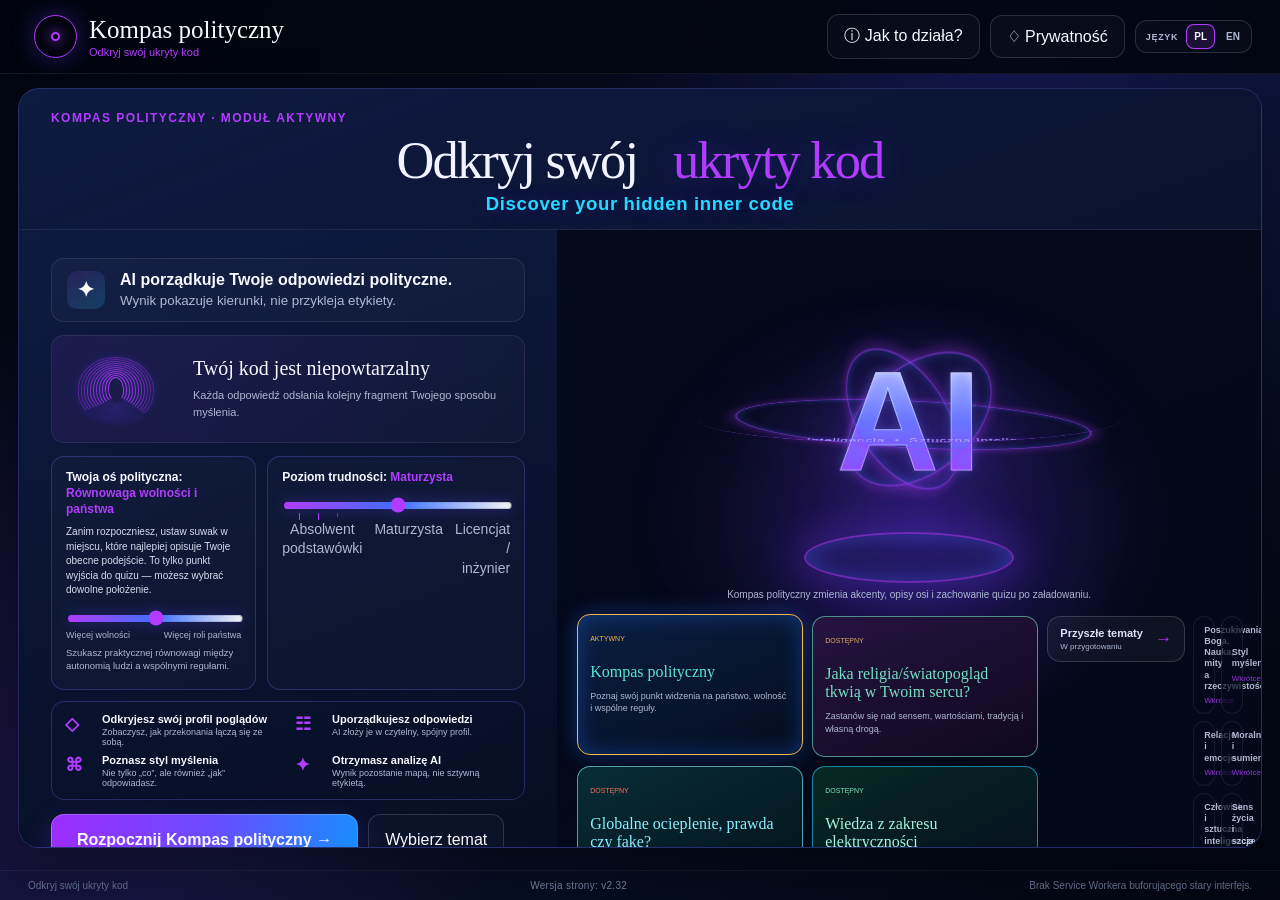
<file: index.html>
<!DOCTYPE html>
<html lang="pl">
<head>
  <meta charset="utf-8" />
  <meta name="viewport" content="width=device-width, initial-scale=1" />
  <meta name="theme-color" content="#060814" />
  <meta http-equiv="Cache-Control" content="no-cache, no-store, must-revalidate" />
  <meta http-equiv="Pragma" content="no-cache" />
  <meta http-equiv="Expires" content="0" />
<title>Odkryj swój ukryty kod — quiz AI</title>
  <link rel="stylesheet" href="styles.css?v=2.32" />
</head>
<body data-screen="start">
  <div class="app-shell">
    <header class="topbar">
      <button class="brand" data-action="home" aria-label="Strona główna" data-i18n-aria="homeAria">
        <span class="brand-mark"><i></i></span>
        <span>
          <strong id="brand-title" data-i18n="brandName">Odkryj swój ukryty kod</strong>
          <small id="brand-subtitle" data-i18n="brandTagline">quiz wspierany przez sztuczną inteligencję</small>
        </span>
      </button>
      <nav>
        <button class="ghost" data-action="help" data-i18n="help">ⓘ Jak to działa?</button>
        <button class="ghost" data-action="privacy" data-i18n="privacy">♢ Prywatność</button>
        <div class="language-switch" role="group" aria-label="Wybór języka" data-i18n-aria="languageGroupAria">
          <span data-i18n="languageLabel">Język</span>
          <button type="button" data-language="pl" aria-pressed="true">PL</button>
          <button type="button" data-language="en" aria-pressed="false">EN</button>
        </div>
        <div class="top-progress" id="top-progress" hidden></div>
      </nav>
      <button class="owner-hotspot" id="owner-hotspot" aria-label="Otwórz statystyki właściciela" data-i18n-aria="ownerHotspot"></button>
      <output class="owner-counter" id="owner-counter" hidden></output>
    </header>

    <main id="app" aria-live="polite"></main>

    <footer>
      <span data-i18n="footerBrand">Odkryj swój ukryty kod</span>
      <span class="site-version" id="site-version" aria-label="Wersja strony v2.32" data-i18n="siteVersion" data-i18n-aria="siteVersionAria">Wersja strony: v2.32</span>
      <span data-i18n="footerService">Brak Service Workera buforującego stary interfejs.</span>
    </footer>
  </div>

  <dialog id="info-dialog">
    <button class="dialog-close" data-action="close-dialog" aria-label="Zamknij" data-i18n-aria="closeDialog">×</button>
    <div id="dialog-content"></div>
  </dialog>

  <dialog id="confirm-dialog">
    <div id="confirm-content"></div>
  </dialog>

  <script src="themes.js?v=2.32" defer></script>
  <script src="i18n.js?v=2.32" defer></script>
  <script src="visitor-counter-config.js?v=2.32" defer></script>
  <script src="topics/polityka-pl.quiz.gz.js?v=2.32" defer></script>
  <script src="topics/religia-swiatopoglad-pl.quiz.gz.js?v=2.32" defer></script>
  <script src="topics/global-warming-pl.quiz.gz.js?v=2.32" defer></script>
  <script src="topics/electricity-student.quiz.gz.js?v=2.32" defer></script>
  <script src="result-code.js?v=2.32" defer></script>
  <script src="app.js?v=2.32" defer></script>
</body>
</html>
</file>
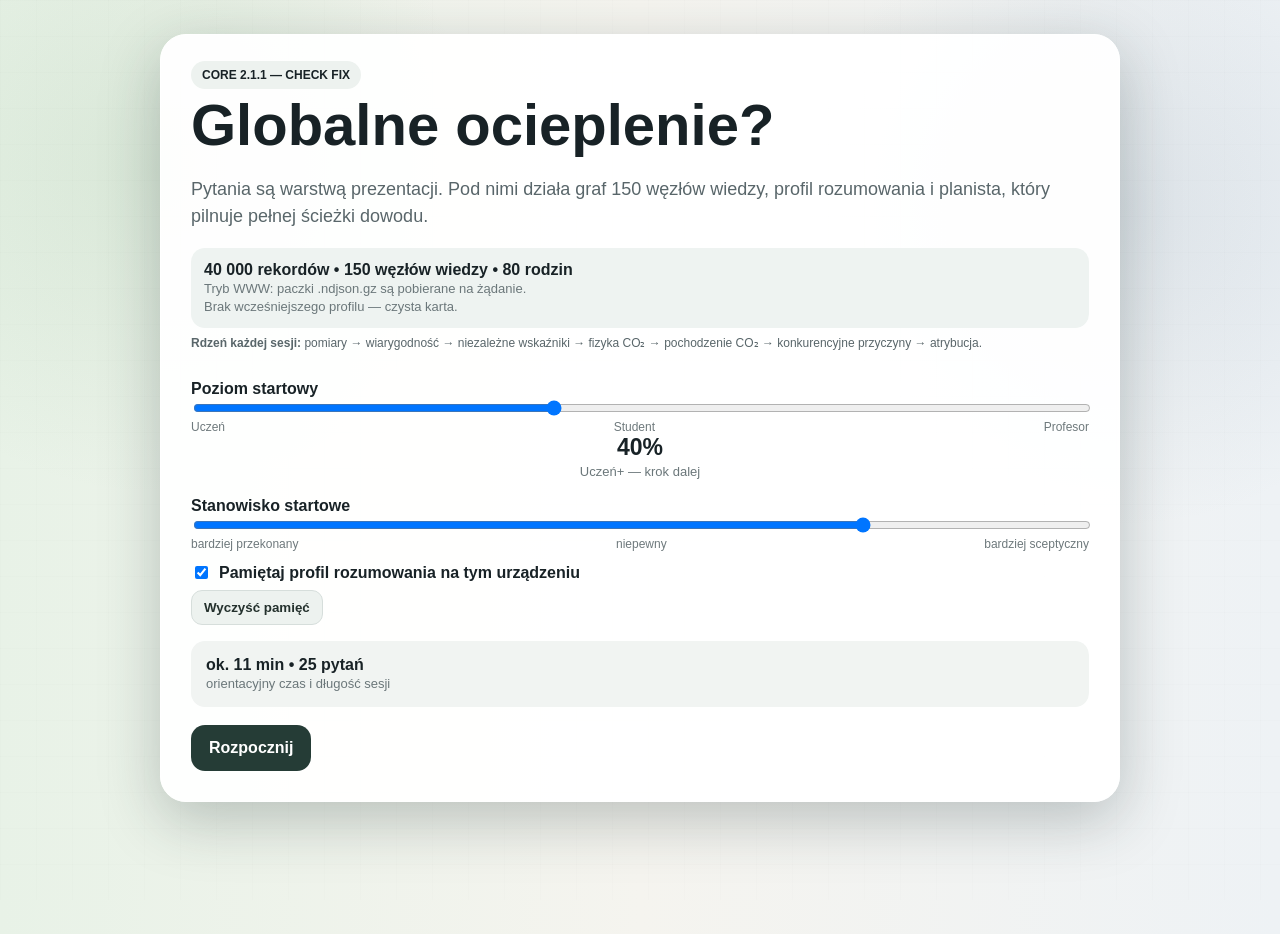
<file: offline.html>
<!doctype html><html lang="pl"><head><meta charset="utf-8"><meta name="viewport" content="width=device-width,initial-scale=1">
<title>QUIZ-DOWODOWY CORE 2.1.1</title><link rel="stylesheet" href="style.css"></head><body>
<script>
window.DATA_MODE=(location.protocol==="file:")?"offline":"online";
if(window.DATA_MODE==="offline"){document.write('<script src="data/offline-data.js"><\\/script>')}
</script>
<script src="data/sources.js"></script>
<script src="data/knowledge-graph.js"></script>
<script src="data/reasoning-taxonomy.js"></script>

<main>
<section id="start" class="card">
 <span class="pill">CORE 2.1.1 — CHECK FIX</span>
 <h1>Globalne ocieplenie?</h1>
 <p class="lead">Pytania są warstwą prezentacji. Pod nimi działa graf 150 węzłów wiedzy, profil rozumowania i planista, który pilnuje pełnej ścieżki dowodu.</p>
 <div class="modebox"><b id="bankInfo">Uruchamianie…</b><br><span id="modeInfo" class="small"></span><br><span id="profileInfo" class="small"></span></div>
 <p class="spinenote"><b>Rdzeń każdej sesji:</b> pomiary → wiarygodność → niezależne wskaźniki → fizyka CO₂ → pochodzenie CO₂ → konkurencyjne przyczyny → atrybucja.</p>
 <br><b>Poziom startowy</b><input id="level" type="range" min="0" max="100" step="10" value="40">
 <div class="labels"><span>Uczeń</span><span>Student</span><span>Profesor</span></div>
 <div id="lv" style="text-align:center;font-size:23px;font-weight:900">40%</div><div id="startLevelDesc" class="small" style="text-align:center;margin-top:3px">Uczeń+ — krok dalej</div>
 <br><b>Stanowisko startowe</b><input id="stance" type="range" min="0" max="100" step="5" value="75">
 <div class="labels"><span>bardziej przekonany</span><span>niepewny</span><span>bardziej sceptyczny</span></div>
 <div class="checkline"><input id="remember" type="checkbox" checked><label for="remember"><b>Pamiętaj profil rozumowania na tym urządzeniu</b></label></div>
 <button type="button" id="clearProfile" class="home" style="margin-top:8px">Wyczyść pamięć</button>
 <div class="box" style="margin-top:16px"><b id="time">ok. 11 min • 25 pytań</b><br><span class="small">orientacyjny czas i długość sesji</span></div>
 <br><button type="button" id="go" class="action">Rozpocznij</button>
</section>

<section id="quiz" class="card hidden">
 <div class="top"><button type="button" class="home" data-home>⌂ START</button><div><span id="topic" class="pill"></span> <span id="diff" class="pill"></span></div>
 <div class="gamelevel"><div class="gamelevel-title">POZIOM GRY</div><div class="controls">
  <div class="ctlwrap"><span class="ctlhint">łatwiej</span><button type="button" id="minus" class="mini">−10%</button></div>
  <div class="levelread"><b id="ul">40%</b><span id="gameLevelDesc">Uczeń+ — krok dalej</span></div>
  <div class="ctlwrap"><span class="ctlhint">trudniej</span><button type="button" id="plus" class="mini">+10%</button></div>
 </div></div></div>
 <div id="loading" class="loading hidden">Wczytuję i rozpakowuję potrzebny fragment grafu pytań…</div>
 <div id="levelnote" class="levelnote hidden"></div><div id="meta" class="small" style="margin-top:12px"></div><div id="spineMap" class="spine-map"></div><div id="whyq" class="whyq"></div>
 <div id="stem" class="q"></div><div id="answers" class="answers"></div>
 <div id="cw" class="hidden"><p class="small"><b>Opcjonalnie:</b> dlaczego żadna odpowiedź nie pasuje?</p><textarea id="comment"></textarea></div>
 <div id="readTimer" class="timer"></div><div id="fb" class="fb hidden"></div>
 <div class="nextrow"><span></span><div><button type="button" id="check" class="action" disabled>Sprawdź</button> <button type="button" id="next" class="action hidden">Dalej</button></div></div>
</section>

<section id="s1" class="card hidden">
 <div class="top"><button type="button" class="home" data-home>⌂ START</button><span class="pill">PODSUMOWANIE 1/3</span></div>
 <h2>Twoja ścieżka przez dowody</h2>
 <div class="box"><b>Trafność odpowiedzi: <span id="a1"></span></b><div class="bar"><div id="ab"></div></div></div>
 <div class="box" style="margin-top:10px"><b>Rozumowanie: <span id="r1"></span></b><div class="bar"><div id="rb"></div></div></div>
 <div class="coremetric"><div class="box"><b>Pokrycie rdzenia</b><br><span id="coverage"></span></div><div class="box"><b>Pewność profilu</b><br><span id="confidence"></span><br><span class="small">ilość i różnorodność danych o Twoim sposobie odpowiadania</span></div></div>
 <div class="row" style="margin-top:12px"><div class="box"><b id="sl"></b><br>poziom startowy</div><div class="box"><b id="el"></b><br>poziom końcowy</div></div>
 <div class="row" style="margin-top:12px"><div class="box"><b>Najmocniejszy temat</b><p id="best"></p></div><div class="box"><b>Do powtórzenia</b><p id="weak"></p></div></div>
 <h3>Mapa słabszych obszarów wiedzy</h3><div id="masterylist" class="masterygrid"></div>
 <h3>Najsłabsze węzły wiedzy</h3><div id="nodeweaklist" class="masterygrid"></div><h3>Powtarzające się wzorce rozumowania</h3><div id="reasoninglist" class="masterygrid"></div>
 <div class="nextrow"><span></span><button type="button" id="to2" class="action">Dalej →</button></div>
</section>

<section id="s2" class="card hidden">
 <div class="top"><button type="button" class="home" data-home>⌂ START</button><span class="pill">PODSUMOWANIE 2/3</span></div>
 <h2>Co rzeczywiście miało na Ciebie wpływ?</h2><p class="lead">Zaznacz linie dowodowe, które faktycznie zmieniły Twoją ocenę lub zmusiły do ponownego przemyślenia stanowiska.</p>
 <div id="grid" class="grid"></div><h3>Co nadal budzi największą wątpliwość?</h3><textarea id="doubt"></textarea>
 <div class="nextrow"><button type="button" id="back1" class="home">← Poprzedni</button><button type="button" id="to3" class="action">Dalej →</button></div>
</section>

<section id="s3" class="card hidden">
 <div class="top"><button type="button" class="home" data-home>⌂ START</button><span class="pill">PODSUMOWANIE 3/3</span></div>
 <h2>Czy zmieniło się Twoje stanowisko?</h2><p class="lead">Quiz nie przesuwa stanowiska automatycznie. Ustawiasz je sam.</p>
 <div class="box"><b>START</b><div class="axis"><div id="startdot" class="dot"></div></div><div class="labels"><span>bardziej przekonany</span><span>niepewny</span><span>bardziej sceptyczny</span></div></div>
 <div class="box" style="margin-top:10px"><b>TERAZ</b><input id="endrange" type="range" min="0" max="100" step="5"><div class="axis"><div id="enddot" class="dot"></div></div><div class="labels"><span>bardziej przekonany</span><span>niepewny</span><span>bardziej sceptyczny</span></div></div>
 <div class="row" style="margin-top:12px"><div class="box"><b>Najbardziej wpłynęło na mnie:</b><p id="influ"></p></div><div class="box"><b>Nadal mam wątpliwości:</b><p id="doubtout"></p></div></div>
 <p class="lead"><b>Nie chodziło o to, czy zgadzasz się z quizem.</b> Sprawdzaliśmy, które wyjaśnienia najlepiej przechodzą przez kolejne testy.</p>
 <div class="nextrow"><button type="button" id="back2" class="home">← Poprzedni</button><div><button type="button" id="retry" class="home">Powtórz najsłabszy wzorzec</button> <button type="button" class="home" data-home>⌂ START</button></div></div>
</section>
</main>

<script src="js/loader.js"></script><script src="js/engine.js"></script><script src="js/app.js"></script>
<script>if("serviceWorker" in navigator&&location.protocol.startsWith("http"))navigator.serviceWorker.register("sw.js").catch(()=>{});</script>
</body></html>
</file>
<file: styles.css>
:root {
  color-scheme: dark;
  --bg: #040714;
  --panel: #09142f;
  --panel-strong: #101c43;
  --text: #f8f8ff;
  --muted: #aeb8d2;
  --module-accent: #b13cff;
  --module-accent-2: #3c6fff;
  --module-cyan: #24d8ff;
  --module-line: rgba(112, 111, 255, .28);
  --module-warning: #efb53d;
  --module-bg-glow: rgba(74, 62, 255, .22);
  --module-bg-glow-2: rgba(159, 52, 255, .15);
  --module-cyan-border: rgba(36, 216, 255, .58);
  --module-cyan-glow: rgba(36, 216, 255, .18);
  --module-page-bg-1: #02050e;
  --module-page-bg-2: #07112a;
  --module-page-bg-3: #030611;
  --module-panel-start: rgba(15, 28, 68, .93);
  --module-panel-end: rgba(5, 12, 31, .95);
  --module-title-start: rgba(14, 27, 65, .97);
  --module-title-end: rgba(9, 18, 46, .93);
  --module-copy-start: rgba(14, 27, 65, .97);
  --module-copy-end: rgba(5, 12, 31, .94);
  --module-stage-start: rgba(3, 7, 23, .86);
  --module-stage-end: rgba(4, 9, 26, .97);
  --module-primary-start: #9e2cff;
  --module-primary-mid: #694cff;
  --module-primary-end: #178eff;
  --module-primary-shadow: rgba(111, 56, 255, .28);
  --module-soft-accent: rgba(177, 60, 255, .09);
  --module-soft-accent-strong: rgba(177, 60, 255, .12);
  --module-holo-filter: rgba(103, 63, 255, .36);
  --module-holo-core-top: #eef3ff;
  --module-holo-core-mid: #6f75ff;
  --module-holo-core-bottom: #b62cff;
  --module-holo-core-stroke: rgba(255, 255, 255, .42);
  --module-holo-core-shadow: rgba(91, 119, 255, .38);
  --module-holo-orbit: rgba(158, 67, 255, .53);
  --module-holo-orbit-shadow: rgba(177, 60, 255, .45);
  --module-holo-inset: rgba(70, 105, 255, .35);
  --module-holo-text: #bda7ff;
  --module-holo-text-shadow: #6b43ff;
  --module-holo-base: rgba(174, 61, 255, .55);
  --module-holo-base-shadow: rgba(111, 54, 255, .25);
  --module-holo-base-inset: rgba(73, 89, 255, .48);
  --module-answer-letter-start: rgba(177, 60, 255, .3);
  --module-answer-letter-end: rgba(72, 72, 185, .2);
  --module-radar-fill: rgba(90, 73, 255, .035);
  --module-radar-stroke: rgba(161, 118, 255, .32);
  --module-radar-profile-fill: rgba(124, 67, 255, .28);
  --module-radar-profile-stroke: #bc70ff;
  --module-radar-glow: rgba(167, 77, 255, .6);
  --module-analysis-start: rgba(177, 60, 255, .09);
  --module-analysis-end: rgba(44, 85, 255, .035);
  --module-dialog-bg: #081126;
  --line: var(--module-line);
  --accent: var(--module-accent);
  --accent-2: var(--module-accent-2);
  --cyan: var(--module-cyan);
  --ok: #3de3b2;
  --question-transition: 540ms;
  font-family: Inter, "Segoe UI", Arial, sans-serif;
}

* { box-sizing: border-box; }
html, body { margin: 0; min-height: 100%; }
body {
  color: var(--text);
  background:
    radial-gradient(circle at 78% 15%, var(--module-bg-glow), transparent 32%),
    radial-gradient(circle at 7% 84%, var(--module-bg-glow-2), transparent 31%),
    linear-gradient(145deg, var(--module-page-bg-1), var(--module-page-bg-2) 56%, var(--module-page-bg-3));
}
button, input { font: inherit; }
button { color: inherit; }
.app-shell { min-height: 100vh; display: flex; flex-direction: column; }

.topbar {
  min-height: 74px;
  display: flex;
  justify-content: space-between;
  align-items: center;
  gap: 20px;
  padding: 10px 28px;
  border-bottom: 1px solid rgba(255, 255, 255, .07);
  background: rgba(2, 5, 15, .86);
  backdrop-filter: blur(18px);
  position: sticky;
  top: 0;
  z-index: 30;
}
.brand { border: 0; background: transparent; display: flex; align-items: center; gap: 12px; text-align: left; cursor: pointer; }
.brand-mark { width: 43px; height: 43px; border-radius: 50%; border: 1px solid var(--accent); display: grid; place-items: center; box-shadow: 0 0 25px var(--module-holo-filter); }
.brand-mark i { width: 9px; height: 9px; border-radius: 50%; border: 2px solid var(--accent); box-shadow: 0 0 13px var(--accent); }
.brand strong { font: 500 25px Georgia, serif; }
.brand small { display: block; color: var(--accent); margin-top: 2px; font-size: 11px; }
nav { display: flex; gap: 10px; align-items: center; }
.ghost, .secondary { border: 1px solid rgba(255, 255, 255, .14); background: rgba(255, 255, 255, .025); border-radius: 12px; padding: 11px 16px; cursor: pointer; }
.ghost:hover, .secondary:hover { border-color: var(--accent); background: var(--module-soft-accent); }
.language-switch { display: inline-flex; align-items: center; gap: 3px; border: 1px solid rgba(255, 255, 255, .14); border-radius: 12px; padding: 3px; background: rgba(255, 255, 255, .025); }
.language-switch > span { color: var(--muted); font-size: 9px; font-weight: 800; letter-spacing: .08em; padding: 0 5px 0 7px; text-transform: uppercase; }
.language-switch button { border: 0; border-radius: 8px; padding: 7px 8px; color: var(--muted); background: transparent; cursor: pointer; font-size: 10px; font-weight: 800; }
.language-switch button:hover, .language-switch button[aria-pressed="true"] { color: var(--text); background: var(--module-soft-accent-strong); box-shadow: inset 0 0 0 1px var(--accent); }
.top-progress { border: 1px solid var(--line); border-radius: 12px; padding: 9px 13px; display: flex; gap: 14px; background: rgba(255, 255, 255, .03); }
.top-progress strong { color: var(--accent); }
.top-progress[hidden] { display: none; }
.owner-hotspot { position: absolute; right: 0; top: 0; width: 28px; height: 28px; border: 0; opacity: 0; cursor: default; }
.owner-counter { position: absolute; right: 22px; top: 63px; z-index: 40; min-width: 300px; padding: 13px 15px; border: 1px solid var(--line); border-radius: 12px; background: var(--module-dialog-bg); box-shadow: 0 12px 30px rgba(0, 0, 0, .45); }
.counter-heading { color: var(--muted); font-size: 10px; letter-spacing: .08em; text-transform: uppercase; margin-bottom: 9px; }
.counter-grid { display: grid; grid-template-columns: 1fr 1fr; gap: 10px; }
.counter-block { border: 1px solid rgba(255, 255, 255, .08); border-radius: 10px; padding: 9px; background: rgba(255, 255, 255, .025); }
.counter-block span { display: block; color: var(--muted); font-size: 9px; line-height: 1.25; }
.counter-block strong { display: block; color: var(--accent); font-size: 22px; margin-top: 4px; }
.counter-block small { display: block; color: #7f8aa9; font-size: 8px; margin-top: 4px; line-height: 1.25; }
.counter-block.local strong { color: var(--module-cyan); }
.counter-meta { display: block; color: var(--accent-2); font-size: 9px; margin-top: 9px; }

main { width: min(1740px, 100%); margin: 0 auto; padding: 14px 18px; flex: 1; }
footer { padding: 9px 28px; border-top: 1px solid rgba(255, 255, 255, .06); color: #687694; font-size: 10px; display: flex; justify-content: space-between; align-items: center; flex-wrap: wrap; gap: 6px 18px; }
.site-version { color: #7f8aa9; font-size: 10px; letter-spacing: .03em; opacity: .86; }
.panel { background: linear-gradient(155deg, var(--module-panel-start), var(--module-panel-end)); border: 1px solid var(--line); border-radius: 21px; box-shadow: 0 18px 60px rgba(0, 0, 0, .42); backdrop-filter: blur(14px); }
.eyebrow { color: var(--accent); font-size: 12px; font-weight: 800; letter-spacing: .12em; text-transform: uppercase; }
.primary { border: 1px solid rgba(255, 255, 255, .20); background: linear-gradient(100deg, var(--module-primary-start), var(--module-primary-mid) 52%, var(--module-primary-end)); border-radius: 13px; padding: 13px 19px; font-weight: 800; cursor: pointer; box-shadow: 0 10px 28px var(--module-primary-shadow); }
.primary:hover { filter: brightness(1.1); transform: translateY(-1px); }
.primary.big { padding: 16px 25px; font-size: 16px; }

/* Start */
.start-page { display: grid; grid-template-columns: .91fr 1.19fr; grid-template-areas: "title title" "copy stage"; grid-template-rows: auto 1fr; min-height: calc(100vh - 112px); overflow: hidden; }
.start-title-block { grid-area: title; padding: 22px 32px 14px; background: linear-gradient(160deg, var(--module-title-start), var(--module-title-end)); border-bottom: 1px solid rgba(255, 255, 255, .07); }
.start-title-block h1 { display: grid; grid-template-columns: auto auto auto; justify-content: center; align-items: baseline; column-gap: clamp(8px, 1.4vw, 24px); width: 100%; font: 500 clamp(45px, 4.1vw, 76px)/.94 Georgia, serif; margin: 11px 0 0; letter-spacing: -.035em; }
.start-title-block h1 .title-segment { display: block; min-width: 0; color: #f1f3ff; white-space: nowrap; }
.start-title-block h1 .title-segment:nth-child(2) { text-align: center; }
.start-title-block h1 .title-segment-accent { color: var(--accent); text-align: right; text-shadow: 0 0 30px var(--module-holo-filter); }
.start-title-english { margin: 8px auto 0; color: var(--module-cyan); font-size: clamp(15px, 1.45vw, 25px); font-weight: 700; letter-spacing: .035em; line-height: 1.15; text-align: center; text-shadow: 0 0 18px var(--module-holo-filter); }
.start-copy { padding: 28px 32px 24px; position: relative; z-index: 2; background: linear-gradient(160deg, var(--module-copy-start), var(--module-copy-end)); }
.start-copy { grid-area: copy; }
.start-copy h1 { font: 500 clamp(49px, 4.5vw, 82px)/.92 Georgia, serif; margin: 13px 0 19px; letter-spacing: -.035em; }
.start-copy h1 span { color: var(--accent); text-shadow: 0 0 30px var(--module-holo-filter); }
.start-ai-note { border: 1px solid rgba(255, 255, 255, .09); border-radius: 13px; padding: 12px 15px; display: grid; grid-template-columns: 42px 1fr; align-items: center; gap: 11px; background: rgba(255, 255, 255, .025); }
.start-ai-note b { width: 38px; height: 38px; display: grid; place-items: center; border-radius: 10px; color: white; font-size: 21px; background: linear-gradient(150deg, var(--module-soft-accent-strong), var(--module-cyan-glow)); }
.start-ai-note span { display: flex; flex-direction: column; gap: 4px; }
.start-ai-note small { color: var(--muted); }
.code-space { min-height: 108px; margin: 13px 0; border: 1px solid rgba(255, 255, 255, .075); border-radius: 13px; padding: 13px 18px; display: grid; grid-template-columns: 105px 1fr; gap: 18px; align-items: center; background: linear-gradient(100deg, var(--module-soft-accent), rgba(255, 255, 255, .02)); }
.code-space > div:last-child { display: flex; flex-direction: column; gap: 7px; }
.code-space strong { font: 500 20px Georgia, serif; }
.code-space span { color: var(--muted); font-size: 11px; line-height: 1.5; }
.fingerprint { position: relative; width: 92px; height: 76px; display: grid; place-items: center; }
.fingerprint i { position: absolute; width: calc(16px + var(--i) * 6px); height: calc(24px + var(--i) * 4px); border: 1px solid var(--accent); opacity: calc(.92 - var(--i) * .055); border-bottom-color: transparent; border-radius: 50% 50% 44% 44%; transform: rotate(calc((var(--i) - 5) * .65deg)); box-shadow: 0 0 10px var(--module-holo-filter); }
.start-settings { display: grid; grid-template-columns: 1fr 1fr; gap: 11px; }
.axis-setting, .setting-box { border: 1px solid var(--line); border-radius: 13px; padding: 12px 14px; background: rgba(255, 255, 255, .018); }
.axis-heading { display: flex; justify-content: space-between; gap: 8px; align-items: flex-start; }
.axis-heading h3, .setting-box h3 { font-size: 12px; line-height: 1.35; margin: 0 0 10px; }
.axis-heading h3 strong, .setting-box h3 strong { color: var(--accent); }
.axis-intro { color: #d5dcf0; font-size: 10px; line-height: 1.45; margin: -2px 0 10px; }
.axis-heading > span { color: var(--accent); font-size: 9px; white-space: nowrap; }
.axis-hint { min-height: 30px; color: var(--muted); font-size: 9.5px; line-height: 1.35; margin: 7px 0 0; }
.glow-range { width: 100%; accent-color: var(--accent); filter: drop-shadow(0 0 7px var(--module-holo-filter)); }
.glow-range::-webkit-slider-runnable-track { height: 7px; border-radius: 999px; background: linear-gradient(90deg, var(--accent), var(--accent-2), rgba(255, 255, 255, .34)); }
.glow-range::-webkit-slider-thumb { margin-top: -5px; width: 17px; height: 17px; border-radius: 50%; }
.range-labels { display: flex; justify-content: space-between; color: var(--muted); font-size: 9px; margin-top: 4px; }
.difficulty-ticks { display: grid; grid-template-columns: repeat(11, 1fr); height: 7px; margin: 0 7px; }
.difficulty-ticks i { justify-self: center; width: 1px; height: 4px; background: rgba(255, 255, 255, .24); }
.difficulty-ticks i.major { height: 7px; background: var(--accent); }
.difficulty-labels { display: grid; grid-template-columns: repeat(2, 1fr); color: var(--muted); font-size: 8px; }
.difficulty-labels span:nth-child(2), .difficulty-labels span:nth-child(3) { text-align: center; }
.difficulty-labels span:last-child { text-align: right; }
.benefit-grid { display: grid; grid-template-columns: 1fr 1fr; gap: 7px 14px; border: 1px solid var(--line); border-radius: 13px; padding: 11px 13px; margin-top: 11px; }
.benefit-grid > div { display: grid; grid-template-columns: 30px 1fr; gap: 7px; }
.benefit-grid b { color: var(--accent); font-size: 18px; }
.benefit-grid span { display: flex; flex-direction: column; }
.benefit-grid strong { font-size: 11px; }
.benefit-grid small { color: var(--muted); font-size: 9px; margin-top: 2px; }
.start-actions, .results-actions { display: flex; flex-wrap: wrap; gap: 10px; margin-top: 14px; }
.local-game-stat { display: inline-flex; align-items: baseline; gap: 7px; margin-top: 9px; color: #74809d; font-size: 9px; }
.local-game-stat strong { color: var(--accent); font-size: 13px; }
.start-stage { grid-area: stage; position: relative; min-width: 0; display: flex; flex-direction: column; justify-content: flex-end; padding: 22px 20px; background: radial-gradient(circle at 52% 43%, var(--module-bg-glow), transparent 38%), linear-gradient(165deg, var(--module-stage-start), var(--module-stage-end)); }
.stage-glow { position: absolute; inset: 4% 6% 22%; background: radial-gradient(ellipse at center, var(--module-bg-glow-2), transparent 62%); filter: blur(18px); }
.stage-caption { position: relative; z-index: 4; text-align: center; color: var(--muted); font-size: 10px; margin: -5px 0 16px; }
.stage-caption strong { color: var(--accent); }
.topic-selector { position: relative; z-index: 4; display: grid; grid-template-columns: minmax(0, 1fr) minmax(0, 1fr); gap: 9px; align-items: start; min-width: 0; }
.module-row { position: relative; z-index: 4; display: grid; grid-template-columns: repeat(3, minmax(0, 1fr)); gap: 9px; min-width: 0; }
.module { min-height: 130px; padding: 12px; border: 1px solid var(--line); border-radius: 13px; background: linear-gradient(155deg, var(--module-card-bg, rgba(6, 13, 34, .82)), var(--module-card-bg-2, rgba(4, 10, 28, .9))); position: relative; }
.module.available { cursor: pointer; border-color: var(--module-card-line, var(--module-cyan-border)); }
.module.available:hover, .module.available.active { border-color: var(--module-card-accent, var(--module-cyan)); }
.module.available:hover { box-shadow: 0 0 15px var(--module-card-glow, var(--module-cyan-glow)); }
.module.available.active { box-shadow: 0 0 22px var(--module-card-glow, var(--module-cyan-glow)), inset 0 0 22px var(--module-card-glow, var(--module-cyan-glow)); transform: translateY(-2px); }
.module > span { color: var(--module-warning); font-size: 7px; }
.module.available > span { color: var(--module-card-accent, var(--ok)); }
.module h3 { font: 500 16px/1.15 Georgia, serif; margin: 18px 0 6px; }
.module p { color: var(--muted); font-size: 9px; line-height: 1.35; }
.module.locked::after { content: "▣"; color: var(--module-warning); position: absolute; right: 10px; top: 8px; font-size: 10px; }
.module.available h3 { color: var(--module-card-cyan, var(--module-cyan)); }
body[data-module-loaded="true"] .module.available.active { box-shadow: 0 0 18px var(--module-card-accent, var(--module-cyan-glow)); }
.future-topics { position: relative; z-index: 5; display: grid; grid-template-columns: minmax(138px, .62fr) minmax(0, 1.38fr); align-items: start; gap: 8px; min-width: 0; }
.future-toggle { min-width: 0; width: 100%; display: grid; grid-template-columns: 1fr auto; gap: 3px 10px; align-items: center; text-align: left; border: 1px solid rgba(255, 255, 255, .16); border-radius: 13px; padding: 10px 12px; color: #dbe3f8; background: rgba(255, 255, 255, .045); cursor: pointer; }
.future-toggle:hover { border-color: var(--accent); background: var(--module-soft-accent); }
.future-toggle span { font-size: 11px; font-weight: 800; }
.future-toggle small { color: var(--muted); font-size: 8px; }
.future-toggle b { grid-column: 2; grid-row: 1 / span 2; color: var(--accent); font-size: 17px; }
.future-topic-list { display: grid; grid-template-columns: repeat(2, minmax(0, 1fr)); gap: 7px; min-width: 0; }
.future-topic { min-width: 0; min-height: 54px; border: 1px solid rgba(255, 255, 255, .09); border-radius: 11px; padding: 8px 10px; text-align: left; color: var(--muted); background: rgba(4, 10, 28, .78); opacity: .86; }
.future-topic strong { display: block; color: #cdd6ee; font-size: 9px; line-height: 1.25; }
.future-topic span { display: block; color: var(--accent); font-size: 8px; margin-top: 4px; }

/* Neutral rotating AI — lettering and label share one assembly */
.ai-hologram { position: relative; width: min(530px, 88%); aspect-ratio: 1.28; margin: auto; display: grid; place-items: center; perspective: 900px; filter: drop-shadow(0 0 28px var(--module-holo-filter)); }
.ai-assembly { position: relative; width: 100%; height: 100%; display: grid; place-items: center; transform-style: preserve-3d; animation: assemblyTurn 15s linear infinite; }
.ai-core { display: flex; gap: 3px; font-weight: 900; font-size: clamp(112px, 11vw, 205px); line-height: 1; transform: rotateX(3deg); }
.ai-core span { background: linear-gradient(180deg, var(--module-holo-core-top), var(--module-holo-core-mid) 49%, var(--module-holo-core-bottom)); -webkit-background-clip: text; background-clip: text; color: transparent; -webkit-text-stroke: 1px var(--module-holo-core-stroke); text-shadow: 0 0 12px var(--module-holo-core-shadow); }
.ai-orbit { position: absolute; width: 82%; height: 35%; border: 2px solid var(--module-holo-orbit); border-radius: 50%; box-shadow: 0 0 17px var(--module-holo-orbit-shadow), inset 0 0 13px var(--module-holo-inset); }
.orbit-a { transform: rotateX(67deg) rotateZ(8deg); }
.orbit-b { width: 60%; transform: rotateY(64deg) rotateZ(18deg); }
.orbit-c { width: 70%; transform: rotateY(-62deg) rotateZ(-12deg); }
.ai-text-orbit { position: absolute; width: 96%; height: 35%; border-radius: 50%; transform: rotateX(67deg) translateZ(5px); border-bottom: 1px solid var(--module-holo-orbit); display: flex; align-items: flex-end; justify-content: center; overflow: hidden; }
.ai-text-orbit span { color: var(--module-holo-text); font-size: clamp(10px, 1vw, 15px); letter-spacing: .06em; white-space: nowrap; text-shadow: 0 0 9px var(--module-holo-text-shadow); transform: translateY(2px); }
.ai-base { position: absolute; bottom: 3%; width: 48%; height: 15%; border-radius: 50%; border: 2px solid var(--module-holo-base); box-shadow: 0 0 38px 12px var(--module-holo-base-shadow), inset 0 0 26px var(--module-holo-base-inset); }
.heart-animation { position: absolute; z-index: 5; left: 50%; top: 48%; width: clamp(108px, 30%, 190px); aspect-ratio: 1; transform: translate(-50%, -54%); display: grid; place-items: center; pointer-events: none; }
.heart-animation::before { content: ""; position: absolute; inset: 16%; border-radius: 50%; background: radial-gradient(circle, var(--module-heart-glow, var(--module-holo-filter)) 0, transparent 68%); filter: blur(14px); opacity: .78; animation: heartAura 2.8s ease-in-out infinite; }
.heart-core { position: relative; z-index: 2; display: grid; place-items: center; color: var(--module-heart-core, var(--module-heart-color, var(--accent))); font: 400 clamp(70px, 10vw, 130px)/.8 Georgia, serif; text-shadow: 0 0 8px var(--module-heart-color, var(--accent)), 0 0 25px var(--module-heart-glow, var(--module-holo-filter)), 0 0 48px var(--module-heart-glow, var(--module-holo-filter)); transform-origin: center; animation: heartBeat 1.55s ease-in-out infinite; }
.heart-ripple { position: absolute; inset: 14%; border: 1.5px solid var(--module-heart-ring, var(--module-holo-orbit)); border-radius: 50%; opacity: 0; animation: heartRipple 2.9s ease-out infinite; }
.heart-ripple-b { animation-delay: 1.45s; }
.ai-hologram.heart-mode .ai-core { opacity: .2; transition: opacity .35s ease; }
.start-ai { position: relative; z-index: 3; width: min(660px, 93%); margin-bottom: auto; }
@keyframes assemblyTurn { to { transform: rotateY(360deg); } }
@keyframes heartBeat { 0%, 100% { transform: scale(.9); } 14% { transform: scale(1.04); } 28% { transform: scale(.94); } 42% { transform: scale(1.12); } 58% { transform: scale(.92); } }
@keyframes heartRipple { 0% { transform: scale(.54); opacity: .76; } 68% { opacity: .2; } 100% { transform: scale(1.42); opacity: 0; } }
@keyframes heartAura { 0%, 100% { transform: scale(.82); opacity: .48; } 50% { transform: scale(1.18); opacity: .9; } }

/* Quiz */
.quiz-page { display: grid; grid-template-columns: 1.02fr .9fr 1fr; gap: 13px; min-height: calc(100vh - 108px); }
.quiz-settings-panel, .quiz-question-panel, .quiz-ai-panel { min-height: 690px; }
.quiz-settings-panel { padding: 24px 27px; }
.quiz-settings-panel .axis-setting { border: 0; border-bottom: 1px solid rgba(255, 255, 255, .07); border-radius: 0; padding: 18px 0; }
.readonly-range { height: 9px; border-radius: 99px; background: linear-gradient(90deg, var(--accent), var(--accent-2) 48%, rgba(255, 255, 255, .23)); position: relative; box-shadow: 0 0 13px var(--module-holo-filter); }
.readonly-range i { position: absolute; top: 50%; width: 21px; height: 21px; border-radius: 50%; background: var(--accent); border: 2px solid white; transform: translate(-50%, -50%); box-shadow: 0 0 16px var(--accent); }
.quiz-setting-section { padding: 18px 0; border-bottom: 1px solid rgba(255, 255, 255, .07); }
.quiz-setting-section h3 { margin: 0 0 11px; font-size: 14px; }
.quiz-setting-section p { color: var(--muted); font-size: 10px; line-height: 1.4; }
.difficulty-heading { display: flex; justify-content: space-between; align-items: center; gap: 10px; }
.difficulty-heading span { color: var(--accent); font-size: 9px; font-weight: 700; }
.locked-summary { display: grid; grid-template-columns: 38px 1fr 25px; gap: 10px; align-items: center; border: 1px solid var(--line); border-radius: 13px; padding: 12px; margin-top: 15px; }
.locked-summary > div:first-child { width: 34px; height: 34px; display: grid; place-items: center; border-radius: 50%; color: var(--accent); background: var(--module-soft-accent-strong); }
.locked-summary div:nth-child(2) { display: flex; flex-direction: column; gap: 3px; }
.locked-summary span { color: var(--muted); font-size: 9px; }
.ai-tip-mini { border: 1px solid rgba(255, 255, 255, .08); border-radius: 13px; padding: 12px; margin-top: 11px; }
.ai-tip-mini p { color: var(--muted); font-size: 10px; margin: 5px 0 0; }
.return-start { margin-top: 11px; width: 100%; display: grid; grid-template-columns: 32px 1fr; gap: 8px; text-align: left; border: 1px solid var(--line); background: rgba(255, 255, 255, .02); border-radius: 13px; padding: 11px 13px; cursor: pointer; }
.return-start > span { display: flex; flex-direction: column; }
.return-start strong { color: var(--accent); }
.return-start small { color: var(--muted); font-size: 10px; }
.quiz-question-panel { position: relative; overflow: hidden; padding: 28px 27px; display: flex; flex-direction: column; transform-style: preserve-3d; perspective: 1100px; transition: opacity var(--question-transition) ease, transform var(--question-transition) cubic-bezier(.4, 0, .2, 1), filter var(--question-transition) ease; animation: questionEnter var(--question-transition) cubic-bezier(.22, 1, .36, 1) both; }
.quiz-question-panel > :not(.climate-question-artwork) { position: relative; z-index: 2; }
.climate-question-artwork { position: absolute; z-index: 0; inset: 0; overflow: hidden; pointer-events: none; opacity: .42; }
.climate-question-artwork::after { content: ""; position: absolute; inset: 0; background: linear-gradient(145deg, rgba(3, 14, 20, .92) 0%, rgba(3, 14, 20, .58) 45%, rgba(3, 14, 20, .82) 100%); }
.climate-question-artwork img { position: absolute; right: -12%; top: 4%; width: 86%; min-width: 480px; max-width: 880px; opacity: .42; mix-blend-mode: screen; filter: drop-shadow(0 0 26px var(--module-cyan-glow)); transform: rotate(-5deg); animation: climateAtlasDrift 18s ease-in-out infinite alternate; }
.climate-signal { position: absolute; display: block; border: 1px solid var(--module-accent); border-radius: 50%; opacity: .34; box-shadow: 0 0 18px var(--module-accent); }
.climate-signal-one { width: 170px; height: 48px; right: 12%; bottom: 17%; transform: rotate(-12deg); }
.climate-signal-two { width: 92px; height: 92px; left: 7%; top: 15%; border-color: var(--module-cyan); opacity: .22; }
.quiz-question-panel.question-leaving { opacity: 0; transform: rotateY(-82deg) translateX(-16px); filter: blur(1px); pointer-events: none; }
.question-kicker { align-self: flex-start; border: 1px solid var(--line); border-radius: 999px; padding: 7px 12px; color: var(--accent); font-weight: 800; text-transform: uppercase; letter-spacing: .06em; font-size: 10px; }
.quiz-question-panel h2 { font: 500 clamp(27px, 2.25vw, 41px)/1.22 Georgia, serif; margin: 15px 0 13px; }
.answers { display: grid; gap: 10px; }
.answer { min-height: 55px; display: grid; grid-template-columns: 40px 1fr; gap: 11px; align-items: center; text-align: left; border: 1px solid rgba(255, 255, 255, .11); background: rgba(255, 255, 255, .025); border-radius: 12px; padding: 10px 13px; cursor: pointer; }
.answer:hover, .answer.selected { border-color: var(--accent); background: var(--module-soft-accent); }
.answer-letter { width: 35px; height: 35px; border-radius: 8px; display: grid; place-items: center; font-size: 17px; font-weight: 800; background: linear-gradient(180deg, var(--module-answer-letter-start), var(--module-answer-letter-end)); }
.hint-row { margin-top: 15px; border: 1px solid var(--line); background: rgba(255, 255, 255, .02); border-radius: 12px; padding: 11px 13px; display: grid; grid-template-columns: 24px auto 1fr auto; gap: 7px; text-align: left; cursor: pointer; }
.hint-row small { color: var(--muted); }
.hint-box { margin-top: 7px; border-left: 3px solid var(--accent); padding: 11px 13px; background: var(--module-soft-accent); color: #dfe5f6; font-size: 11px; line-height: 1.48; }
.question-footnote { margin-top: auto; padding-top: 15px; color: #76829e; font-size: 9px; }
@keyframes questionEnter { from { opacity: 0; transform: rotateY(82deg) translateX(16px); filter: blur(1px); } to { opacity: 1; transform: none; filter: none; } }
@keyframes climateAtlasDrift { from { transform: translate3d(0, 0, 0) rotate(-5deg); } to { transform: translate3d(-18px, 10px, 0) rotate(-2deg); } }
.quiz-ai-panel { display: flex; flex-direction: column; justify-content: center; align-items: center; background: radial-gradient(circle at 50% 48%, var(--module-bg-glow-2), transparent 44%), linear-gradient(180deg, var(--module-stage-start), var(--module-stage-end)); }
.quiz-ai { width: min(470px, 93%); }
.quiz-ai .ai-core { font-size: clamp(105px, 10vw, 195px); }
.ai-status { text-align: center; margin-top: 4px; }
.ai-status strong { display: block; }
.ai-status span { display: block; color: var(--muted); font-size: 9px; margin-top: 4px; }

/* Results */
.result-dashboard, .full-profile { max-width: 1500px; margin: 0 auto; padding: 28px 32px; min-height: calc(100vh - 110px); }
.result-heading { display: grid; grid-template-columns: 1fr 135px; align-items: center; gap: 30px; border-bottom: 1px solid rgba(255, 255, 255, .08); padding-bottom: 18px; }
.result-heading h1, .profile-hero h1 { font: 500 clamp(42px, 4.2vw, 72px)/1 Georgia, serif; color: var(--accent); margin: 8px 0 12px; }
.result-heading p, .profile-hero p { max-width: 830px; color: var(--muted); line-height: 1.55; margin: 0; }
.score-ring { --score: 300deg; width: 125px; height: 125px; border-radius: 50%; display: grid; place-content: center; text-align: center; background: radial-gradient(circle, var(--module-panel-end) 56%, transparent 57%), conic-gradient(var(--accent) 0 var(--score), rgba(255, 255, 255, .08) var(--score) 360deg); box-shadow: 0 0 27px var(--module-holo-filter); }
.score-ring strong { font-size: 31px; }
.score-ring span { color: var(--muted); font-size: 9px; }
.result-main { display: grid; grid-template-columns: 1.05fr .95fr; gap: 14px; margin-top: 15px; }
.radar-card, .axis-chart-card, .insight-stack { border: 1px solid var(--line); border-radius: 15px; padding: 15px; background: rgba(255, 255, 255, .015); min-width: 0; }
.card-heading, .section-title { display: flex; justify-content: space-between; align-items: center; gap: 12px; }
.card-heading span, .section-title span { font-weight: 800; }
.card-heading small, .section-title small { color: var(--muted); }
.radar3d { width: 100%; max-height: 445px; overflow: visible; }
.radar-ring { fill: var(--module-radar-fill); stroke: var(--module-radar-stroke); stroke-width: 1; }
.radar-spoke { stroke: rgba(255, 255, 255, .16); stroke-width: 1; }
.radar-profile { fill: var(--module-radar-profile-fill); stroke: var(--module-radar-profile-stroke); stroke-width: 3; filter: drop-shadow(0 0 10px var(--module-radar-glow)); }
.radar-label { font-size: 10px; fill: #dce3f8; }
.axis-chart-card { min-height: 100%; }
.axis-chart { margin-top: 15px; }
.axis-chart-list { list-style: none; padding: 0; margin: 0; display: grid; gap: 14px; }
.axis-chart-row { min-width: 0; }
.axis-chart-heading { display: flex; justify-content: space-between; gap: 12px; align-items: baseline; font-size: 11px; }
.axis-chart-heading b { color: var(--accent); font-size: 13px; }
.axis-chart-track { height: 10px; position: relative; margin-top: 7px; border-radius: 999px; overflow: visible; background: linear-gradient(90deg, var(--module-cyan-glow), rgba(255, 255, 255, .07) 50%, var(--module-soft-accent-strong)); }
.axis-chart-track::after { content: ""; position: absolute; top: -3px; bottom: -3px; left: 50%; border-left: 1px dashed rgba(255, 255, 255, .42); }
.axis-chart-track i { position: absolute; inset: 0 auto 0 0; border-radius: inherit; background: linear-gradient(90deg, var(--cyan), var(--accent), var(--accent-2)); box-shadow: 0 0 12px var(--accent); }
.axis-chart-track span { position: absolute; top: 50%; width: 16px; height: 16px; border: 2px solid white; border-radius: 50%; background: var(--accent); box-shadow: 0 0 12px var(--accent); transform: translate(-50%, -50%); z-index: 1; }
.axis-chart-scale { display: flex; justify-content: space-between; gap: 12px; color: var(--muted); font-size: 8px; margin-top: 6px; }
.insight-stack { grid-column: 1 / -1; display: grid; grid-template-columns: repeat(3, 1fr); gap: 10px; }
.insight-stack > .card-heading { grid-column: 1 / -1; }
.insight-card { flex: 1; border: 1px solid rgba(255, 255, 255, .09); border-radius: 13px; padding: 14px; display: grid; grid-template-columns: 42px 1fr; gap: 11px; align-items: center; background: rgba(255, 255, 255, .02); }
.insight-card > b { width: 39px; height: 39px; display: grid; place-items: center; color: var(--accent); border-radius: 10px; background: var(--module-soft-accent-strong); font-size: 20px; }
.insight-card h3 { font: 500 19px Georgia, serif; margin: 0 0 5px; }
.insight-card p { color: var(--muted); font-size: 10px; line-height: 1.45; margin: 0; }
.ai-analysis, .profile-conclusion { margin-top: 14px; border: 1px solid var(--line); border-radius: 14px; padding: 15px 17px; display: grid; grid-template-columns: 42px 1fr; gap: 12px; align-items: start; background: linear-gradient(100deg, var(--module-analysis-start), var(--module-analysis-end)); }
.ai-analysis > b, .profile-conclusion > b { color: var(--accent); font-size: 24px; }
.ai-analysis span { color: var(--accent); text-transform: uppercase; font-size: 10px; font-weight: 800; }
.ai-analysis p, .profile-conclusion p { color: #d5dcf0; font-size: 14px; line-height: 1.7; margin: 8px 0 0; }
.ai-analysis strong { color: #f0e6ff; }

/* Full profile */
.profile-hero { display: grid; grid-template-columns: 1.25fr .75fr; gap: 30px; align-items: center; border-bottom: 1px solid rgba(255, 255, 255, .08); padding-bottom: 18px; }
.profile-radar { height: 220px; overflow: hidden; display: grid; place-items: center; }
.profile-radar .radar3d { width: 290px; transform: translateY(6px); }
.chips { display: flex; flex-wrap: wrap; gap: 6px; margin-top: 12px; }
.chips i { font-style: normal; border: 1px solid var(--line); border-radius: 999px; padding: 5px 9px; color: #d6dcef; font-size: 9px; }
.profile-content { display: grid; grid-template-columns: .82fr 1.18fr; gap: 14px; margin-top: 15px; }
.profile-bars, .profile-details { border: 1px solid var(--line); border-radius: 15px; padding: 17px; }
.profile-bar { margin-top: 16px; }
.profile-bar > div:first-child { display: flex; justify-content: space-between; font-size: 11px; }
.profile-bar > div:first-child span { color: var(--accent); }
.bar-track { height: 8px; margin-top: 7px; border-radius: 999px; background: rgba(255, 255, 255, .08); overflow: hidden; }
.bar-track i { display: block; height: 100%; border-radius: inherit; background: linear-gradient(90deg, var(--accent), var(--accent-2), var(--cyan)); box-shadow: 0 0 12px var(--accent); }
.profile-bar small { display: flex; justify-content: space-between; color: var(--muted); font-size: 8px; margin-top: 4px; }
.profile-card-grid { display: grid; grid-template-columns: 1fr 1fr; gap: 9px; margin-top: 13px; }
.profile-card-grid article { border: 1px solid rgba(255, 255, 255, .09); border-radius: 12px; padding: 12px; display: grid; grid-template-columns: 31px 1fr; gap: 8px; background: rgba(255, 255, 255, .018); }
.profile-card-grid article > b { color: var(--accent); font-size: 18px; }
.profile-card-grid h3 { font-size: 11px; margin: 0 0 4px; }
.profile-card-grid p { color: var(--muted); font-size: 9px; line-height: 1.4; margin: 0; }

.loading { max-width: 670px; margin: 12vh auto; text-align: center; padding: 50px; }
.loading h2 { font: 500 39px Georgia, serif; }
.loading p { color: var(--muted); }
.loader-ring { width: 68px; height: 68px; border-radius: 50%; border: 3px solid rgba(255, 255, 255, .08); border-top-color: var(--accent); margin: auto; animation: spin 1s linear infinite; }
@keyframes spin { to { transform: rotate(360deg); } }
.error { border-color: rgba(255, 113, 136, .6); }

#info-dialog, #confirm-dialog { width: min(680px, calc(100% - 28px)); background: var(--module-dialog-bg); color: var(--text); border: 1px solid var(--line); border-radius: 18px; padding: 26px; box-shadow: 0 18px 60px rgba(0, 0, 0, .5); }
#info-dialog::backdrop, #confirm-dialog::backdrop { background: rgba(0, 0, 0, .74); backdrop-filter: blur(7px); }
.dialog-close { position: absolute; right: 14px; top: 8px; border: 0; background: transparent; font-size: 30px; color: var(--muted); cursor: pointer; }
#dialog-content h2, #confirm-content h2 { font: 500 32px Georgia, serif; margin-top: 0; }
#dialog-content p, #confirm-content p { color: var(--muted); line-height: 1.58; }
.confirm-symbol { width: 58px; height: 58px; border-radius: 50%; display: grid; place-items: center; border: 1px solid var(--accent); font-size: 28px; box-shadow: 0 0 24px var(--module-holo-filter); margin-bottom: 14px; }
.confirm-actions { display: flex; justify-content: flex-end; gap: 10px; margin-top: 22px; }

@media (max-width: 1260px) {
  .start-page { grid-template-columns: 1fr; grid-template-areas: "title" "copy" "stage"; grid-template-rows: auto auto 1fr; }
  .start-stage { min-height: 700px; }
  .quiz-page { grid-template-columns: 1fr 1fr; }
  .quiz-settings-panel { grid-column: 1 / -1; min-height: auto; }
  .quiz-question-panel, .quiz-ai-panel { min-height: 620px; }
}

@media (max-width: 820px) {
  .topbar nav .ghost, .topbar nav .top-progress { display: none; }
  .start-settings, .benefit-grid, .result-main, .profile-content, .profile-hero, .insight-stack, .topic-selector { grid-template-columns: 1fr; }
  .insight-stack > .card-heading { grid-column: auto; }
  .module-row { grid-template-columns: 1fr 1fr; }
  .future-topics { flex-direction: column; }
  .future-topics { grid-template-columns: 1fr; }
  .future-topic-list { width: 100%; }
  .quiz-page { grid-template-columns: 1fr; }
  .quiz-settings-panel, .quiz-question-panel, .quiz-ai-panel { min-height: auto; }
  .quiz-ai-panel { min-height: 500px; }
  .result-heading { grid-template-columns: 1fr; }
  .score-ring { margin: auto; }
  .profile-radar { display: none; }
}

@media (max-width: 560px) {
  main { padding: 9px; }
  .topbar { padding: 9px 14px; }
  .brand strong { font-size: 18px; }
  .brand small { display: none; }
  .language-switch > span { display: none; }
  .start-title-block, .start-copy, .result-dashboard, .full-profile { padding: 19px 17px; }
  .start-title-block h1 { font-size: 47px; }
  .start-title-block h1 { grid-template-columns: 1fr; gap: 0; }
  .start-title-block h1 .title-segment, .start-title-block h1 .title-segment:nth-child(2), .start-title-block h1 .title-segment-accent { text-align: left; white-space: normal; }
  .start-title-english { margin-top: 7px; font-size: 16px; letter-spacing: .015em; }
  .code-space { grid-template-columns: 75px 1fr; }
  .fingerprint { transform: scale(.78); transform-origin: left center; }
  .start-stage { min-height: 570px; padding: 16px 12px; }
  .module-row, .profile-card-grid { grid-template-columns: 1fr; }
  .quiz-settings-panel, .quiz-question-panel { padding: 18px; }
  .results-actions, .start-actions, .confirm-actions { flex-direction: column; }
  footer { display: flex; padding: 10px 14px 14px; justify-content: center; text-align: center; }
}

@media (min-width: 1261px) {
  html, body { scrollbar-width: none; }
  html::-webkit-scrollbar, body::-webkit-scrollbar { display: none; }
  body[data-screen="start"] { overflow: hidden; }
  body[data-screen="start"] main { min-height: 0; }
  body[data-screen="start"] .start-page { height: calc(100svh - 140px); min-height: 0; }
  body[data-screen="start"] .start-stage .ai-hologram { width: auto; height: clamp(260px, 38vh, 414px); max-width: 88%; }
}

@media (prefers-reduced-motion: reduce) {
  .quiz-question-panel { animation: none; transition-duration: 1ms; }
  .quiz-question-panel.question-leaving { filter: none; transform: none; }
  .ai-assembly { animation-duration: 1ms !important; animation-iteration-count: 1 !important; }
  .heart-animation::before, .heart-core, .heart-ripple { animation-duration: 1ms !important; animation-iteration-count: 1 !important; }
  .climate-question-artwork img { animation: none; }
}

@media print {
  .topbar, footer, .results-actions { display: none !important; }
  body { background: white !important; color: black !important; }
  .panel { box-shadow: none; border-color: #aaa; background: white !important; }
  .radar-label { fill: #111; }
  .radar-ring, .radar-spoke { stroke: #777; }
  .radar-profile { stroke: #5420a3; fill: rgba(100, 50, 180, .12); }
}

/* Knowledge module: objective scoring and worked solutions. */
.glow-range:disabled { opacity: .65; cursor: not-allowed; }
.locked-level, .knowledge-scope p { color: var(--muted); font-size: 11px; line-height: 1.45; }
body[data-module="electricity-knowledge"] .quiz-page { grid-template-columns: .75fr 1.6fr .65fr; }
body[data-module="electricity-knowledge"] .quiz-question-panel h2 { font-family: system-ui, sans-serif; font-size: clamp(20px, 1.65vw, 28px); line-height: 1.45; }
body[data-module="electricity-knowledge"] .answer { font-size: 15px; line-height: 1.45; }
.knowledge-area-grid { display: grid; grid-template-columns: repeat(2, minmax(0, 1fr)); gap: 10px; margin: 24px 0; }
.knowledge-area { display: flex; justify-content: space-between; gap: 12px; padding: 14px; border: 1px solid var(--line); border-radius: 10px; }
.knowledge-area strong { color: var(--accent); white-space: nowrap; }
.result-code-card { margin: 24px 0; padding: 24px; border: 1px solid var(--accent); border-radius: 16px; background: var(--module-panel-end); }
.result-code-card h2 { font-size: 24px; margin: 8px 0; color: var(--accent); }
.result-code-card p { font-size: 16px; line-height: 1.5; color: var(--muted); }
.result-code-controls { display: flex; align-items: center; flex-wrap: wrap; gap: 16px; margin-top: 18px; }
.result-code-controls input { width: min(100%, 320px); min-width: 0; font: 700 clamp(24px, 4vw, 34px)/1.3 monospace; letter-spacing: .06em; background: transparent; color: var(--text); border: 1px solid var(--line); border-radius: 8px; padding: 12px; }
.result-code-controls button { font-size: 16px; }
.result-code-status { display: block; min-height: 24px; margin-top: 10px; font-size: 16px; color: var(--accent); }
.result-code-card .result-code-note { font-size: 14px; margin-bottom: 0; }
@media print { .result-code-card { border-color: #333; background: white; } .result-code-card h2, .result-code-card p, .result-code-controls input { color: #111; } .result-code-controls button, .result-code-status { display: none; } }
.knowledge-review { display: grid; gap: 16px; margin-top: 24px; }
.knowledge-review-item { border: 1px solid var(--line); border-left: 4px solid var(--module-warning); border-radius: 12px; padding: 20px; }
.knowledge-review-item.correct { border-left-color: var(--module-cyan); }
.knowledge-review-heading { display: flex; justify-content: space-between; gap: 12px; color: var(--accent); }
.knowledge-review-item h3 { font-size: 18px; line-height: 1.45; }
.knowledge-review-item p, .knowledge-sources p { font-size: 15px; line-height: 1.6; overflow-wrap: anywhere; }
.worked-solution { padding: 14px; background: var(--module-soft-accent); border-radius: 8px; }
.knowledge-sources { margin-top: 28px; }
.knowledge-sources li { margin: 10px 0; }
.knowledge-sources a { color: var(--cyan); }
/* Four available topics remain reachable; on narrow or short screens use normal page flow. */
.module-row { grid-template-columns: repeat(2, minmax(0, 1fr)); }
.module { min-height: 96px; }
.topic-selector { grid-template-columns: minmax(0, 1fr) minmax(100px, .42fr); }
@media (max-width: 1260px) {
  body[data-module="electricity-knowledge"] .quiz-page { grid-template-columns: 1fr 1.8fr; }
  body[data-module="electricity-knowledge"] .quiz-settings-panel { grid-column: auto; }
  body[data-module="electricity-knowledge"] .quiz-ai-panel { display: none; }
}
@media (max-width: 820px) {
  body[data-module="electricity-knowledge"] .quiz-page, .topic-selector { grid-template-columns: 1fr; }
  .knowledge-area-grid { grid-template-columns: 1fr; }
}
@media (max-width: 560px) { .module-row { grid-template-columns: 1fr; } }
@media (min-width: 1261px) and (max-height: 880px) {
  body[data-screen="start"] { overflow: auto; }
  body[data-screen="start"] .start-page { height: auto; min-height: calc(100svh - 140px); }
  body[data-screen="start"] .start-stage .ai-hologram { height: 250px; }
}
@media print {
  .topbar, footer, .results-actions { display: none !important; }
  .knowledge-review-item { break-inside: avoid; }
  .knowledge-results { color: #111; background: white; box-shadow: none; }
  .knowledge-results p, .knowledge-results strong, .knowledge-sources a, .knowledge-review-heading { color: #111; }
}

body[data-module="electricity-knowledge"] .difficulty-ticks { display: flex; justify-content: space-between; }

/* v2.25: approved electricity entry, three discrete levels */
.three-level-labels{display:flex;justify-content:space-between;gap:12px}.three-level-labels span{flex:1;text-align:center;font-size:14px;line-height:1.4}
.electricity-entry{position:relative;isolation:isolate;max-width:1160px;margin:0 auto;padding:30px 24px 35px 225px;min-height:670px;color:#f4f7fc}.electricity-entry header{text-align:center}.electricity-entry h1{font-size:clamp(28px,3vw,44px);line-height:1.16;margin:16px 0}.electricity-entry p{font-size:17px;line-height:1.5;color:#bfcadc}.entry-bulb{position:absolute;z-index:-1;left:0;top:0;width:200px;height:100%;background-image:url(https://rewolucja-ac-dc-galeria.cubilladam.chatgpt.site/images/quiz-entry-approved.png);background-size:auto 100%;background-position:left center;opacity:.82;mask-image:linear-gradient(to right,#000 65%,transparent)}.entry-choice{padding:24px 32px;background:linear-gradient(135deg,#101e2d,#081322);border:1px solid #2c4056;border-radius:24px;text-align:center}.entry-choice h2{font-size:28px;margin:0}.entry-current{display:block;color:#45dbf6;font-size:17px;min-height:30px}.entry-choice input{width:100%;margin:14px 0 18px;accent-color:#39d6fa}.entry-levels{display:grid;grid-template-columns:repeat(3,1fr);gap:12px}.entry-level{padding:16px 8px;background:transparent;color:#f4f7fc;border:1px solid transparent;border-radius:12px;cursor:pointer;line-height:1.4}.entry-level.selected{border-color:#38d5ec;background:#183348}.entry-level strong{display:block;font-size:18px;min-height:48px}.entry-level span{display:block;font-size:15px;color:#bfcadc;margin-top:8px}.entry-start{margin:25px auto 22px;padding:18px 35px;min-width:260px;font-size:22px;background:linear-gradient(110deg,#00ccdb,#7b22ff)}.entry-benefits{display:flex;justify-content:space-between;gap:15px;margin:8px 0 20px;font-size:15px}.entry-choice small{color:#bfcadc;font-size:14px;line-height:1.5}.entry-level:focus-visible,.entry-choice input:focus-visible{outline:3px solid #4cdfef;outline-offset:3px}
@media(max-width:850px){.electricity-entry{padding:20px 12px;min-height:0}.entry-bulb{display:none}.entry-choice{padding:22px 15px}.entry-levels{gap:4px}.entry-level strong{font-size:15px}.entry-level span{font-size:14px}.entry-benefits{flex-direction:column;gap:8px}.entry-start{min-width:0;width:100%}}

body[data-module="electricity-knowledge"][data-screen="start"]{overflow:auto}.entry-level.selected{box-shadow:0 0 16px #22d3ee22}


/* v2.30 — electricity-only countdown */
.question-timer {
  margin: 12px 0 18px;
  padding: 12px 14px;
  border: 1px solid var(--module-cyan-border);
  border-radius: 14px;
  background: rgba(3, 15, 20, .62);
}
.question-timer-head {
  display: flex;
  justify-content: space-between;
  gap: 16px;
  align-items: baseline;
  margin-bottom: 8px;
}
.question-timer-head span {
  font-size: .82rem;
  text-transform: uppercase;
  letter-spacing: .08em;
  opacity: .82;
}
.question-timer-head strong {
  font-size: 1.35rem;
  font-variant-numeric: tabular-nums;
}
.question-timer-track {
  height: 8px;
  overflow: hidden;
  border-radius: 999px;
  background: rgba(255,255,255,.09);
}
.question-timer-track i {
  display: block;
  height: 100%;
  border-radius: inherit;
  background: linear-gradient(90deg, var(--module-primary-start), var(--module-cyan));
  transition: width .25s linear;
}
.question-timer small {
  display: block;
  margin-top: 8px;
  opacity: .68;
}
.question-timer.urgent {
  border-color: rgba(255, 105, 105, .82);
  box-shadow: 0 0 18px rgba(255, 76, 76, .16);
}
.question-timer.urgent .question-timer-head strong {
  color: #ff9a9a;
}
</file>
<file: style.css>
*{box-sizing:border-box}
body{margin:0;min-height:100vh;font-family:Segoe UI,Arial,sans-serif;color:#182226;
background:
radial-gradient(circle at 12% 18%,#75a97826,transparent 24%),
radial-gradient(circle at 88% 22%,#718aa426,transparent 24%),
linear-gradient(90deg,#e8f2e7,#f5f4ef 50%,#eef2f5)}
body:before{content:"";position:fixed;inset:0;pointer-events:none;opacity:.14;
background:linear-gradient(#00000012 1px,transparent 1px),linear-gradient(90deg,#00000012 1px,transparent 1px);background-size:36px 36px}
main{width:min(960px,95vw);margin:34px auto;position:relative;z-index:1}
.card{background:#fffffff2;border:1px solid white;border-radius:26px;padding:30px;box-shadow:0 18px 60px #2334}
.hidden{display:none!important}.top{display:flex;justify-content:space-between;gap:10px;align-items:center;flex-wrap:wrap}
.pill{background:#edf2ef;border-radius:999px;padding:7px 11px;font-size:12px;font-weight:900}
.home,.mini,.choice{border:1px solid #d6dedb;background:#edf2ef;color:#24312d;border-radius:11px;padding:9px 12px;font-weight:900;cursor:pointer}
h1{font-size:clamp(36px,6vw,58px);margin:8px 0}h2{font-size:clamp(28px,4vw,42px);margin:8px 0}
.lead{font-size:18px;line-height:1.5;color:#59666a}input[type=range]{width:100%}
.labels{display:flex;justify-content:space-between;font-size:12px;color:#6e797c}.q{font-size:clamp(24px,4vw,34px);font-weight:850;line-height:1.25;margin:20px 0}
.answers{display:grid;gap:10px}.ans{width:100%;text-align:left;border:1px solid #d8dfdc;background:#f4f6f5;color:#20302b;border-radius:14px;padding:15px 17px;font-size:16px;font-weight:700;cursor:pointer}
.ans.sel,.choice.sel{outline:3px solid #80968c;background:#edf3ef}.action{border:0;border-radius:14px;background:#253c36;color:white;padding:14px 18px;font-size:16px;font-weight:800;cursor:pointer}
.action:disabled{opacity:.45}.controls{display:flex;gap:8px;align-items:center}.fb,.box{background:#f1f4f2;border-radius:14px;padding:15px}
.fb{border-left:5px solid #71899c;margin-top:15px;line-height:1.5}.small{font-size:13px;color:#6b777a}
textarea{width:100%;min-height:80px;border:1px solid #d6dedb;border-radius:14px;padding:12px;font:inherit}.nextrow{display:flex;justify-content:space-between;gap:10px;margin-top:15px;flex-wrap:wrap}
.row{display:flex;gap:12px;flex-wrap:wrap}.box{flex:1;min-width:190px}.bar{height:16px;background:#e2e7e4;border-radius:999px;overflow:hidden}
.bar div{height:100%;background:linear-gradient(90deg,#659969,#718aa4)}.grid,.masterygrid{display:grid;grid-template-columns:repeat(auto-fit,minmax(180px,1fr));gap:10px}
.axis{height:12px;border-radius:999px;background:linear-gradient(90deg,#6f9c6f,#c2c6c3,#788ba0);position:relative;margin:15px 0}
.dot{position:absolute;top:50%;width:20px;height:20px;border-radius:50%;background:#202827;border:3px solid white;transform:translate(-50%,-50%)}
.whyq{margin:10px 0 0;padding:9px 12px;border-radius:12px;background:#eef3f1;color:#5f6c69;font-size:12px}
.levelnote{margin-top:10px;padding:10px 12px;border-radius:12px;background:#fff1ca;color:#66521d;font-size:13px}
.timer{font-size:12px;color:#6b777a;margin-top:8px}.sources{font-size:12px;margin-top:12px;padding-top:10px;border-top:1px solid #d7dfdc}
.sources a{color:#334f69}.modebox{background:#eef3f1;border-radius:14px;padding:13px;margin-top:12px}.checkline{display:flex;align-items:center;gap:8px;margin-top:12px}
.loading{padding:8px 12px;border-radius:10px;background:#fff1ca;font-size:12px;color:#66521d}
@media(max-width:650px){.card{padding:22px 18px}.nextrow{flex-direction:column}.nextrow button{width:100%}}

.gamelevel{display:flex;flex-direction:column;align-items:flex-end;gap:3px}
.gamelevel-title{font-size:10px;letter-spacing:.08em;font-weight:900;color:#6d7977}
.levelread{min-width:118px;text-align:center;display:flex;flex-direction:column;line-height:1.05}
.levelread b{font-size:18px}
.levelread span{font-size:10px;color:#697572;margin-top:3px;white-space:nowrap}
.ctlwrap{display:flex;flex-direction:column;align-items:center;gap:2px}
.ctlhint{font-size:9px;color:#7a8582;line-height:1}
@media(max-width:650px){
  .gamelevel{width:100%;align-items:center}
  .levelread span{white-space:normal}
}

.coremetric{display:grid;grid-template-columns:repeat(2,minmax(180px,1fr));gap:10px;margin-top:10px}
.reasonbox{margin-top:12px;padding:10px 12px;border-radius:12px;background:#fff4d7;font-size:13px}
.claimbox{margin-top:12px;padding:10px 12px;border-radius:12px;background:#edf3f6;font-size:13px}
.claimbox span{color:#59666a}
.spinenote{font-size:12px;color:#59666a;margin-top:8px}
@media(max-width:650px){.coremetric{grid-template-columns:1fr}}

.spine-map{display:grid;grid-template-columns:repeat(7,1fr);gap:6px;margin:12px 0 6px}
.spine-step{min-height:54px;border-radius:12px;padding:7px 6px;display:flex;align-items:center;gap:6px;border:1px solid #d8dfdc;background:#f5f7f6}
.spine-step span{min-width:23px;height:23px;border-radius:50%;display:inline-flex;align-items:center;justify-content:center;font-size:11px;font-weight:900;background:#e2e7e4}
.spine-step small{font-size:10px;line-height:1.15;color:#62706d}
.spine-done{background:#e8f3e8;border-color:#b9d3ba}.spine-done span{background:#cce2cd}
.spine-current{background:#fff4d7;border-color:#dfc980;box-shadow:0 0 0 2px #ead99555 inset}.spine-current span{background:#ecd47d}
.spine-pending{opacity:.72}
@media(max-width:760px){.spine-map{grid-template-columns:repeat(2,1fr)}.spine-step:last-child{grid-column:1/-1}}

.result-head{font-size:18px;font-weight:900;margin-bottom:10px}
.softwarn{margin-top:10px;padding:9px 11px;border-radius:10px;background:#fff4d7;font-size:12px}
.errorbox{padding:12px;border-radius:12px;background:#ffe9e6;color:#6b2822}
.ans:disabled{cursor:default;opacity:.78}
.ans.sel:disabled{opacity:1}
</file>
